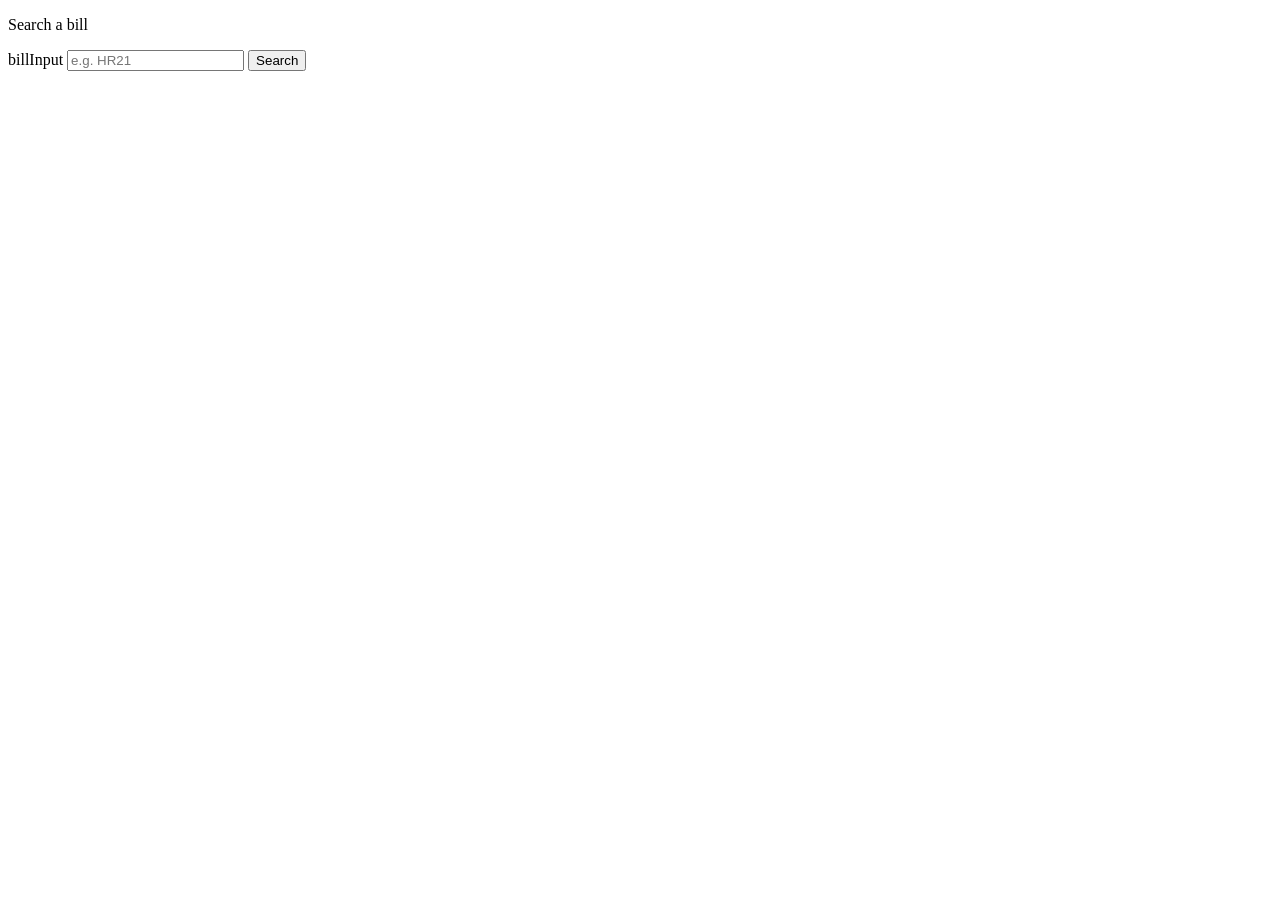
<file: index.html>
<!DOCTYPE html>
<html lang="en">
<head>
    <meta charset="UTF-8">
    <meta name="viewport" content="width=device-width, initial-scale=1.0">
    <title>notCongress</title>
    <link rel="stylesheet" href="/frontend/style.css">
    <script src="/frontend/script.js" ></script>

</head>
<body>
    <section>
        <p> Search a bill</p>
        <label for="billInput">billInput</label>
        <input id="billInput" type="text" placeholder="e.g. HR21"/>
        <button id="billButton" onclick="loadBill()">Search</button>
        <div id="results">

        </div>
    </section>
    

</body>

</html>
</file>
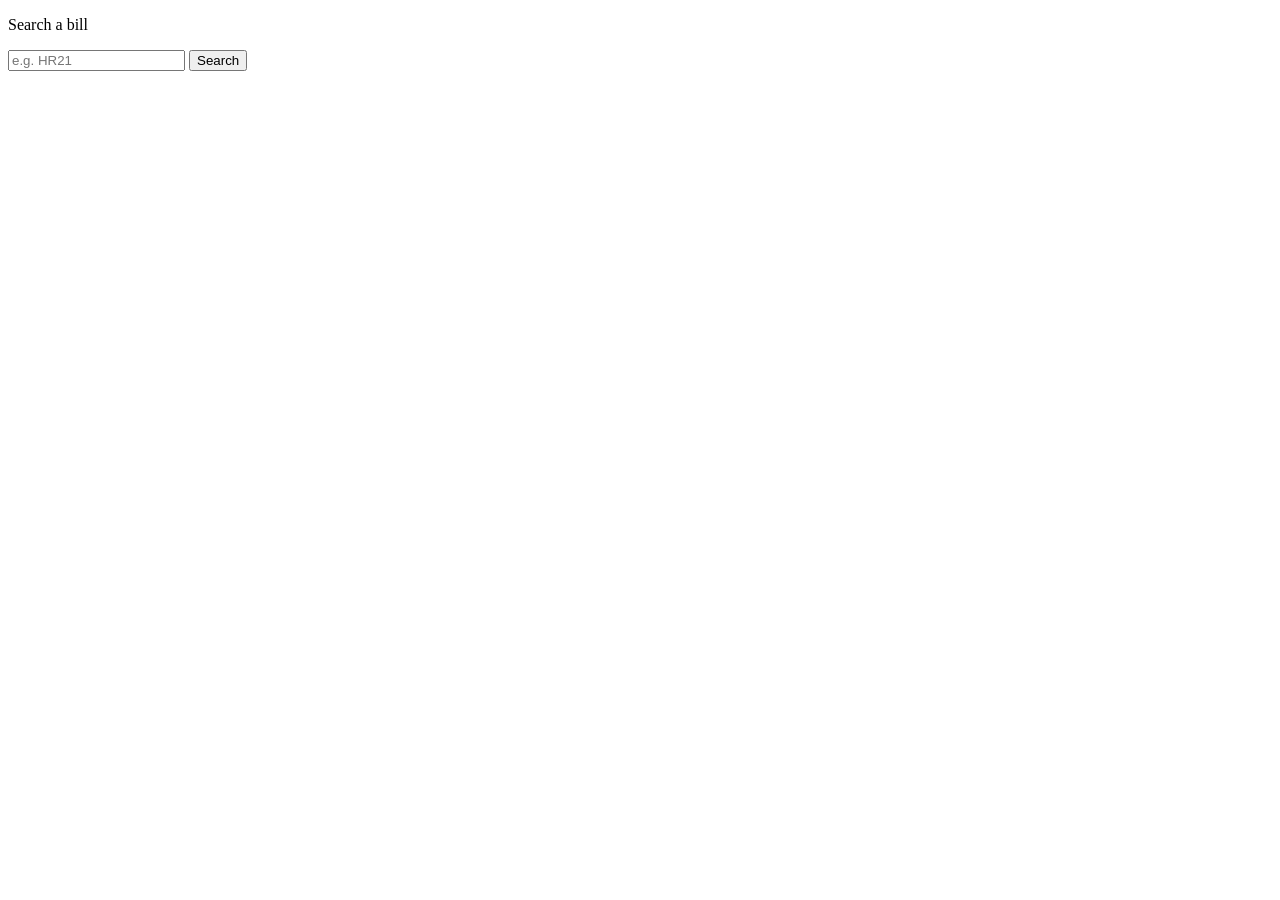
<file: frontend/index.html>
<!DOCTYPE html>
<html lang="en">
<head>
    <meta charset="UTF-8">
    <meta name="viewport" content="width=device-width, initial-scale=1.0">
    <title>notCongress</title>
    <link rel="stylesheet" href="style.css">
</head>
<body>
    <section>
        <p> Search a bill</p>
        <input id="billInput" type="text" placeholder="e.g. HR21"/>
        <button id="billButton" onclick="loadBill()">Search</button>
        <div id="results">

        </div>
    </section>
    
<script>
   async function loadBill() {
        console.log("button pressed");
        const input = document.getElementById('billInput').value.toLowerCase().trim();
        const match = input.match(/(hr|s)(\d+)/); // matches 'hr21' or 's123'
        const container = document.getElementById("results");
        if (!match) {
           alert('Please enter a bill like "hr21" or "s123".');
           return;
       }
       const type = match[1];
       const number = match[2];


        try {
            const response = await fetch(
                `http://localhost:3000/api/bill?congress=119&type=${type}&number=${number}`
            );

            if (!response.ok) {
                throw new Error("Failed to load bill");
            }

            const bill = await response.json();
            //console.log(bill);
            //container.textContent = JSON.stringify(bill,null,2 );

            container.innerHTML += createBillCard(bill);


        } catch (err) {

            console.log(err);

            container.textContent = "Error loading bill.";

        }

    }

    function createBillCard(bill){
        return `
        <div class="bill-card">
            <div class="bill-meta">
            
                <span class="bill-id tag">
                    ${bill.type}. ${bill.number}</span>

                    <span class="tag">${bill.originChamber}</span>
                    <span class="tag">${bill.policyArea}</span>

            
            </div>
           
            <div class="bill-content">
                <div class="bill-title">${bill.title}</div>
                <div class="bill-summary">${bill.summary}</div>

                <div class="bill-sponsor">${bill.sponsors}</div>



                </div>
                
            <div class ="bill-footer">
                <button id="AiExplainer">AI Explainer</button>
                    </div>


          
        </div>`; 
    }

</script>
</body>

</html>
</file>
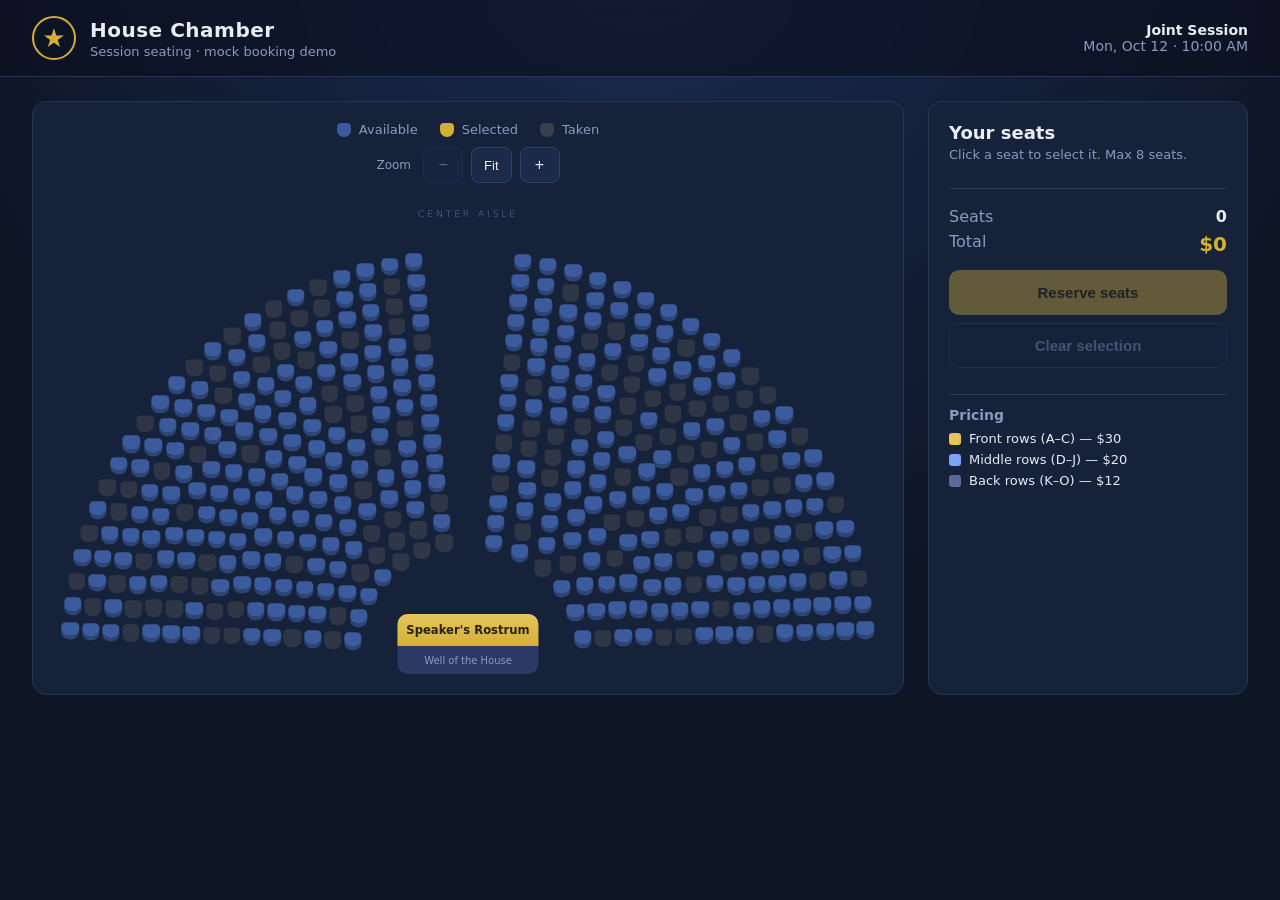
<file: untitled folder/index.html>
<!DOCTYPE html>
<html lang="en">

<head>
  <meta charset="UTF-8">
  <meta name="viewport" content="width=device-width, initial-scale=1">
  <title>House Chamber Seat Picker (Mock)</title>
  <link rel="stylesheet" href="style.css">
</head>

<body>
  <header class="topbar">
    <div class="brand">
      <span class="brand-mark">&#9733;</span>
      <div>
        <h1>House Chamber</h1>
        <p>Session seating &middot; mock booking demo</p>
      </div>
    </div>
    <div class="session">
      <strong>Joint Session</strong>
      <span>Mon, Oct 12 &middot; 10:00 AM</span>
    </div>
  </header>

  <main class="layout">
    <section class="chamber-card">
      <div class="legend">
        <span><i class="dot available"></i>Available</span>
        <span><i class="dot selected"></i>Selected</span>
        <span><i class="dot taken"></i>Taken</span>
      </div>

      <div class="toolbar">
        <span>Zoom</span>
        <button class="zoom-btn" id="zoom-out" aria-label="Zoom out">&minus;</button>
        <button class="zoom-btn text" id="zoom-reset">Fit</button>
        <button class="zoom-btn" id="zoom-in" aria-label="Zoom in">+</button>
      </div>
      <p class="scroll-hint">Zoom in, then swipe to move around the chamber</p>

      <div class="chamber-scroll" id="chamber-scroll">
        <div class="chamber" id="chamber" aria-label="House chamber seating chart, 435 seats">
          <div class="dais">
            <div class="dais-top">Speaker's Rostrum</div>
            <div class="dais-bottom">Well of the House</div>
          </div>
          <div class="aisle-label">CENTER AISLE</div>
        </div>
      </div>
    </section>

    <aside class="summary">
      <h2>Your seats</h2>
      <p class="hint" id="hint">Click a seat to select it. Max 8 seats.</p>
      <ul id="seat-list" class="seat-list"></ul>

      <div class="totals">
        <div><span>Seats</span><strong id="count">0</strong></div>
        <div><span>Total</span><strong id="total">$0</strong></div>
      </div>

      <button id="confirm" class="btn primary" disabled>Reserve seats</button>
      <button id="clear" class="btn ghost" disabled>Clear selection</button>

      <div class="pricing">
        <h3>Pricing</h3>
        <p><i class="chip front"></i>Front rows (A&ndash;C) &mdash; $30</p>
        <p><i class="chip mid"></i>Middle rows (D&ndash;J) &mdash; $20</p>
        <p><i class="chip back"></i>Back rows (K&ndash;O) &mdash; $12</p>
      </div>
    </aside>
  </main>

  <div class="modal" id="modal" hidden>
    <div class="modal-box" role="dialog" aria-modal="true" aria-labelledby="modal-title">
      <h2 id="modal-title">Seats reserved!</h2>
      <p id="modal-text"></p>
      <p class="fine">This is a mock site. Nothing was actually booked.</p>
      <button id="modal-close" class="btn primary">Done</button>
    </div>
  </div>

  <script src="script.js"></script>
</body>

</html>
</file>
<file: frontend/style.css>
.bill-card {
    background: #ffffff;
    color: #172033;
    border: 1px solid #dce2ea;
    border-radius: 14px;
    padding: 16px;
    margin-bottom: 16px;
    box-shadow: 0 3px 12px rgba(15, 23, 42, 0.05);
    min-width: 0;
}

.bill-meta {
    display: flex;
    flex-wrap: wrap;
    align-items: center;
    gap: 6px;
    margin-bottom: 12px;
}

.tag {
    display: inline-block;
    padding: 4px 8px;
    border-radius: 6px;
    background: #edf3fb;
    color: #254b7a;
    font-size: 11px;
    font-weight: 600;
    line-height: 1.4;
}

.bill-id {
    background: #183b68;
    color: white;
}

.bill-title {
    font-size: 18px;
    line-height: 1.35;
    margin: 0 0 8px;
    overflow-wrap: anywhere;
}

.bill-summary {
    font-size: 14px;
    line-height: 1.5;
    color: #536174;
    margin: 0 0 10px;

    /* Keep cards compact */
    display: -webkit-box;
    -webkit-line-clamp: 3;
    -webkit-box-orient: vertical;
    overflow: hidden;
}

.bill-sponsor {
    font-size: 12px;
    line-height: 1.4;
    color: #536174;
    margin: 0;
    overflow-wrap: anywhere;
}

.bill-progress-section {
    border-top: 1px solid #e5eaf0;
    margin-top: 14px;
    padding-top: 12px;
}

.bill-progress-section h3 {
    font-size: 13px;
    margin: 0 0 12px;
}

.bill-tracker {
    display: flex;
    align-items: flex-start;
    width: 100%;
    gap: 0;
}

.tracker-step {
    position: relative;
    display: flex;
    flex: 1;
    min-width: 0;
    flex-direction: column;
    align-items: center;
    text-align: center;
    gap: 6px;
}

.tracker-step:not(:last-child)::after {
    content: "";
    position: absolute;
    height: 2px;
    background: #d7dee8;
    left: calc(50% + 13px);
    right: calc(-50% + 13px);
    top: 12px;
}

.tracker-step.complete:not(:last-child)::after {
    background: #2563eb;
}

.tracker-dot {
    position: relative;
    z-index: 1;
    display: grid;
    place-items: center;
    width: 25px;
    height: 25px;
    border-radius: 50%;
    background: #e8edf4;
    color: #586579;
    font-size: 11px;
    font-weight: 700;
}

.tracker-step.complete .tracker-dot {
    background: #2563eb;
    color: white;
}

.tracker-step.current .tracker-dot {
    outline: 3px solid #dbeafe;
}

.tracker-label {
    font-size: 10px;
    line-height: 1.3;
    color: #697586;
    overflow-wrap: anywhere;
}

.tracker-step.current .tracker-label {
    color: #1d4ed8;
    font-weight: 700;
}

.bill-footer {
    margin-top: 14px;
}

.ai-explainer {
    width: 100%;
    min-height: 42px;
    border: none;
    border-radius: 8px;
    background: #183b68;
    color: white;
    font-size: 14px;
    font-weight: 600;
    cursor: pointer;
}

.ai-explainer:hover {
    background: #244f85;
}

.ai-explainer:focus-visible {
    outline: 3px solid #93c5fd;
    outline-offset: 3px;
}

@media (max-width: 380px) {
    .bill-card {
        padding: 12px;
    }

    .bill-title {
        font-size: 16px;
    }

    .tracker-label {
        font-size: 9px;
    }
}
</file>
<file: untitled folder/style.css>
:root {
  --bg: #0e1626;
  --panel: #16213a;
  --panel-2: #1c2a4a;
  --text: #e8ecf5;
  --muted: #8d9ac0;
  --gold: #d4af37;
  --available: #3b5b9d;
  --available-hover: #5a82d6;
  --selected: #d4af37;
  --taken: #3a3f4d;
  --radius: 14px;
}

* {
  box-sizing: border-box;
}

html {
  -webkit-text-size-adjust: 100%;
}

body {
  margin: 0;
  font-family: "Segoe UI", system-ui, -apple-system, sans-serif;
  background: radial-gradient(circle at 50% -10%, #1b2b52, var(--bg) 60%);
  background-attachment: fixed;
  color: var(--text);
  min-height: 100vh;
}

.topbar {
  display: flex;
  flex-wrap: wrap;
  gap: 10px 20px;
  justify-content: space-between;
  align-items: center;
  padding: 16px clamp(14px, 4vw, 32px);
  border-bottom: 1px solid #243457;
  background: rgba(10, 16, 30, 0.6);
  backdrop-filter: blur(6px);
}

.brand {
  display: flex;
  gap: 14px;
  align-items: center;
}

.brand-mark {
  font-size: 26px;
  color: var(--gold);
  width: 44px;
  height: 44px;
  flex: none;
  display: grid;
  place-items: center;
  border: 2px solid var(--gold);
  border-radius: 50%;
}

.brand h1 {
  margin: 0;
  font-size: clamp(17px, 2.5vw, 20px);
  letter-spacing: 0.5px;
}

.brand p {
  margin: 2px 0 0;
  font-size: 13px;
  color: var(--muted);
}

.session {
  text-align: right;
  display: flex;
  flex-direction: column;
  font-size: 14px;
}

.session span {
  color: var(--muted);
}

.layout {
  display: grid;
  grid-template-columns: minmax(0, 1fr) 320px;
  gap: 24px;
  padding: 24px clamp(12px, 4vw, 32px) 48px;
  max-width: 1300px;
  margin: 0 auto;
}

.chamber-card,
.summary {
  background: var(--panel);
  border: 1px solid #243457;
  border-radius: var(--radius);
  padding: clamp(12px, 2vw, 20px);
}

.legend {
  display: flex;
  flex-wrap: wrap;
  gap: 8px 22px;
  justify-content: center;
  font-size: 13px;
  color: var(--muted);
  margin-bottom: 10px;
}

.legend span {
  display: flex;
  align-items: center;
  gap: 8px;
}

.dot {
  width: 14px;
  height: 14px;
  border-radius: 4px 4px 7px 7px;
  display: inline-block;
}

.dot.available {
  background: var(--available);
}

.dot.selected {
  background: var(--selected);
}

.dot.taken {
  background: var(--taken);
}

.scroll-hint {
  display: none;
  text-align: center;
  font-size: 12px;
  color: var(--muted);
  margin: 0 0 6px;
}

/* Scroll wrapper: only scrolls on very small screens */
.chamber-scroll {
  overflow-x: auto;
  overflow-y: hidden;
  -webkit-overflow-scrolling: touch;
  padding-top: 18px;
  /* room for tooltips on the top row */
}

/* Chamber: fluid width, fixed 9:5 shape, children sized by container width */
.chamber {
  --zoom: 1;
  position: relative;
  /* fills the card (min 640px, max 1100px), then multiplied by the zoom level */
  width: calc(min(max(100%, 640px), 1100px) * var(--zoom));
  aspect-ratio: 25 / 14;
  margin: 0 auto;
  container-type: inline-size;
}

.toolbar {
  display: flex;
  justify-content: center;
  align-items: center;
  gap: 8px;
  margin-bottom: 8px;
}

.toolbar span {
  font-size: 12px;
  color: var(--muted);
  margin-right: 4px;
}

.zoom-btn {
  min-width: 40px;
  height: 36px;
  padding: 0 12px;
  background: var(--panel-2);
  color: var(--text);
  border: 1px solid #2f4170;
  border-radius: 8px;
  font-size: 16px;
  cursor: pointer;
}

.zoom-btn:hover:not(:disabled) {
  border-color: var(--gold);
}

.zoom-btn:disabled {
  opacity: 0.35;
  cursor: not-allowed;
}

.zoom-btn.text {
  font-size: 13px;
}

.dais {
  position: absolute;
  left: 50%;
  bottom: 0;
  transform: translateX(-50%);
  width: 17%;
  text-align: center;
}

.dais-top {
  background: linear-gradient(#e6c65a, var(--gold));
  color: #2a2208;
  font-weight: 700;
  font-size: clamp(8px, 1.4cqw, 12px);
  padding: 1.1cqw 0.5cqw;
  border-radius: 10px 10px 0 0;
}

.dais-bottom {
  background: #2a3a63;
  color: var(--muted);
  font-size: clamp(7px, 1.2cqw, 11px);
  padding: 1cqw;
  border-radius: 0 0 10px 10px;
}

.aisle-label {
  position: absolute;
  left: 50%;
  top: 0;
  transform: translateX(-50%);
  font-size: clamp(6px, 1.1cqw, 10px);
  letter-spacing: 0.35cqw;
  color: #3d4f7e;
}

.seat {
  --s: 1;
  position: absolute;
  width: 2.1cqw;
  height: 2.1cqw;
  transform: translate(-50%, -50%) scale(var(--s));
  border: none;
  padding: 0;
  border-radius: 25% 25% 45% 45%;
  background: var(--available);
  color: transparent;
  font-size: 0.8cqw;
  font-weight: 700;
  cursor: pointer;
  transition: transform 0.12s, background 0.12s, box-shadow 0.12s;
  box-shadow: inset 0 -4px 0 rgba(0, 0, 0, 0.25);
  touch-action: manipulation;
  -webkit-tap-highlight-color: transparent;
}

.seat:hover:not(.taken) {
  background: var(--available-hover);
  --s: 1.25;
  z-index: 5;
}

.seat:focus-visible {
  outline: 2px solid #fff;
  outline-offset: 2px;
  z-index: 6;
}

.seat.taken {
  background: var(--taken);
  cursor: not-allowed;
  box-shadow: none;
  opacity: 0.7;
}

.seat.selected {
  background: var(--selected);
  color: #2a2208;
  --s: 1.2;
  z-index: 4;
  box-shadow: 0 0 12px rgba(212, 175, 55, 0.7), inset 0 -4px 0 rgba(0, 0, 0, 0.2);
}

.seat.shake {
  animation: shake 0.3s;
}

@keyframes shake {
  25% {
    transform: translate(calc(-50% - 4px), -50%) scale(var(--s));
  }

  75% {
    transform: translate(calc(-50% + 4px), -50%) scale(var(--s));
  }
}

/* Tooltip (hover devices only) */
.seat::after {
  content: attr(data-tip);
  position: absolute;
  bottom: 130%;
  left: 50%;
  transform: translateX(-50%);
  background: #0a1020;
  color: var(--text);
  padding: 4px 8px;
  border-radius: 6px;
  font-size: 11px;
  white-space: nowrap;
  pointer-events: none;
  opacity: 0;
  transition: opacity 0.1s;
}

@media (hover: hover) {
  .seat:hover::after {
    opacity: 1;
  }
}

/* Summary */
.summary h2 {
  margin: 0 0 4px;
  font-size: 18px;
}

.hint {
  color: var(--muted);
  font-size: 13px;
  margin: 0 0 12px;
}

.seat-list {
  list-style: none;
  margin: 0 0 14px;
  padding: 0;
  max-height: 220px;
  overflow-y: auto;
  display: flex;
  flex-direction: column;
  gap: 6px;
}

.seat-list li {
  display: flex;
  justify-content: space-between;
  align-items: center;
  background: var(--panel-2);
  padding: 8px 12px;
  border-radius: 8px;
  font-size: 14px;
}

.seat-list li button {
  background: none;
  border: none;
  color: var(--muted);
  cursor: pointer;
  font-size: 20px;
  line-height: 1;
  margin-left: 10px;
  padding: 4px 8px;
}

.seat-list li button:hover {
  color: #ff7b7b;
}

.totals {
  border-top: 1px solid #2b3d66;
  padding-top: 12px;
  margin-bottom: 14px;
}

.totals div {
  display: flex;
  justify-content: space-between;
  margin: 6px 0;
}

.totals span {
  color: var(--muted);
}

#total {
  color: var(--gold);
  font-size: 20px;
}

.btn {
  width: 100%;
  padding: 13px;
  border-radius: 10px;
  font-size: 15px;
  font-weight: 600;
  cursor: pointer;
  margin-bottom: 8px;
  border: 1px solid transparent;
}

.btn.primary {
  background: var(--gold);
  color: #2a2208;
}

.btn.primary:hover:not(:disabled) {
  background: #e6c65a;
}

.btn.ghost {
  background: none;
  color: var(--muted);
  border-color: #2f4170;
}

.btn.ghost:hover:not(:disabled) {
  color: var(--text);
}

.btn:disabled {
  opacity: 0.4;
  cursor: not-allowed;
}

.pricing {
  margin-top: 18px;
  border-top: 1px solid #2b3d66;
  padding-top: 12px;
}

.pricing h3 {
  margin: 0 0 8px;
  font-size: 14px;
  color: var(--muted);
}

.pricing p {
  margin: 6px 0;
  font-size: 13px;
  display: flex;
  align-items: center;
  gap: 8px;
}

.chip {
  width: 12px;
  height: 12px;
  border-radius: 3px;
  display: inline-block;
}

.chip.front {
  background: #e6c65a;
}

.chip.mid {
  background: #7aa2f7;
}

.chip.back {
  background: #5a6a94;
}

/* Modal */
.modal {
  position: fixed;
  inset: 0;
  background: rgba(5, 8, 16, 0.75);
  display: grid;
  place-items: center;
  z-index: 50;
  padding: 16px;
}

.modal[hidden] {
  display: none;
}

.modal-box {
  background: var(--panel);
  border: 1px solid var(--gold);
  border-radius: var(--radius);
  padding: 28px;
  max-width: 400px;
  width: 100%;
  text-align: center;
}

.modal-box h2 {
  margin-top: 0;
  color: var(--gold);
}

.fine {
  font-size: 12px;
  color: var(--muted);
}

/* ---------- Responsive ---------- */

/* Tablet: stack the summary under the chart */
@media (max-width: 1000px) {
  .layout {
    grid-template-columns: minmax(0, 1fr);
    gap: 16px;
    padding-top: 16px;
  }

  .seat-list {
    max-height: 180px;
  }
}

/* Phone: keep seats tappable by letting the chart scroll sideways */
@media (max-width: 640px) {
  .topbar {
    padding: 12px 14px;
  }

  .session {
    text-align: left;
  }

  .scroll-hint {
    display: block;
  }

  .chamber-scroll {
    padding-bottom: 6px;
  }

  .chamber-card,
  .summary {
    border-radius: 12px;
  }

  /* Keep the reserve button reachable */
  .summary {
    padding-bottom: 12px;
  }

  .pricing {
    margin-top: 12px;
  }
}

@media (prefers-reduced-motion: reduce) {

  .seat,
  .seat.shake {
    transition: none;
    animation: none;
  }
}
</file>
